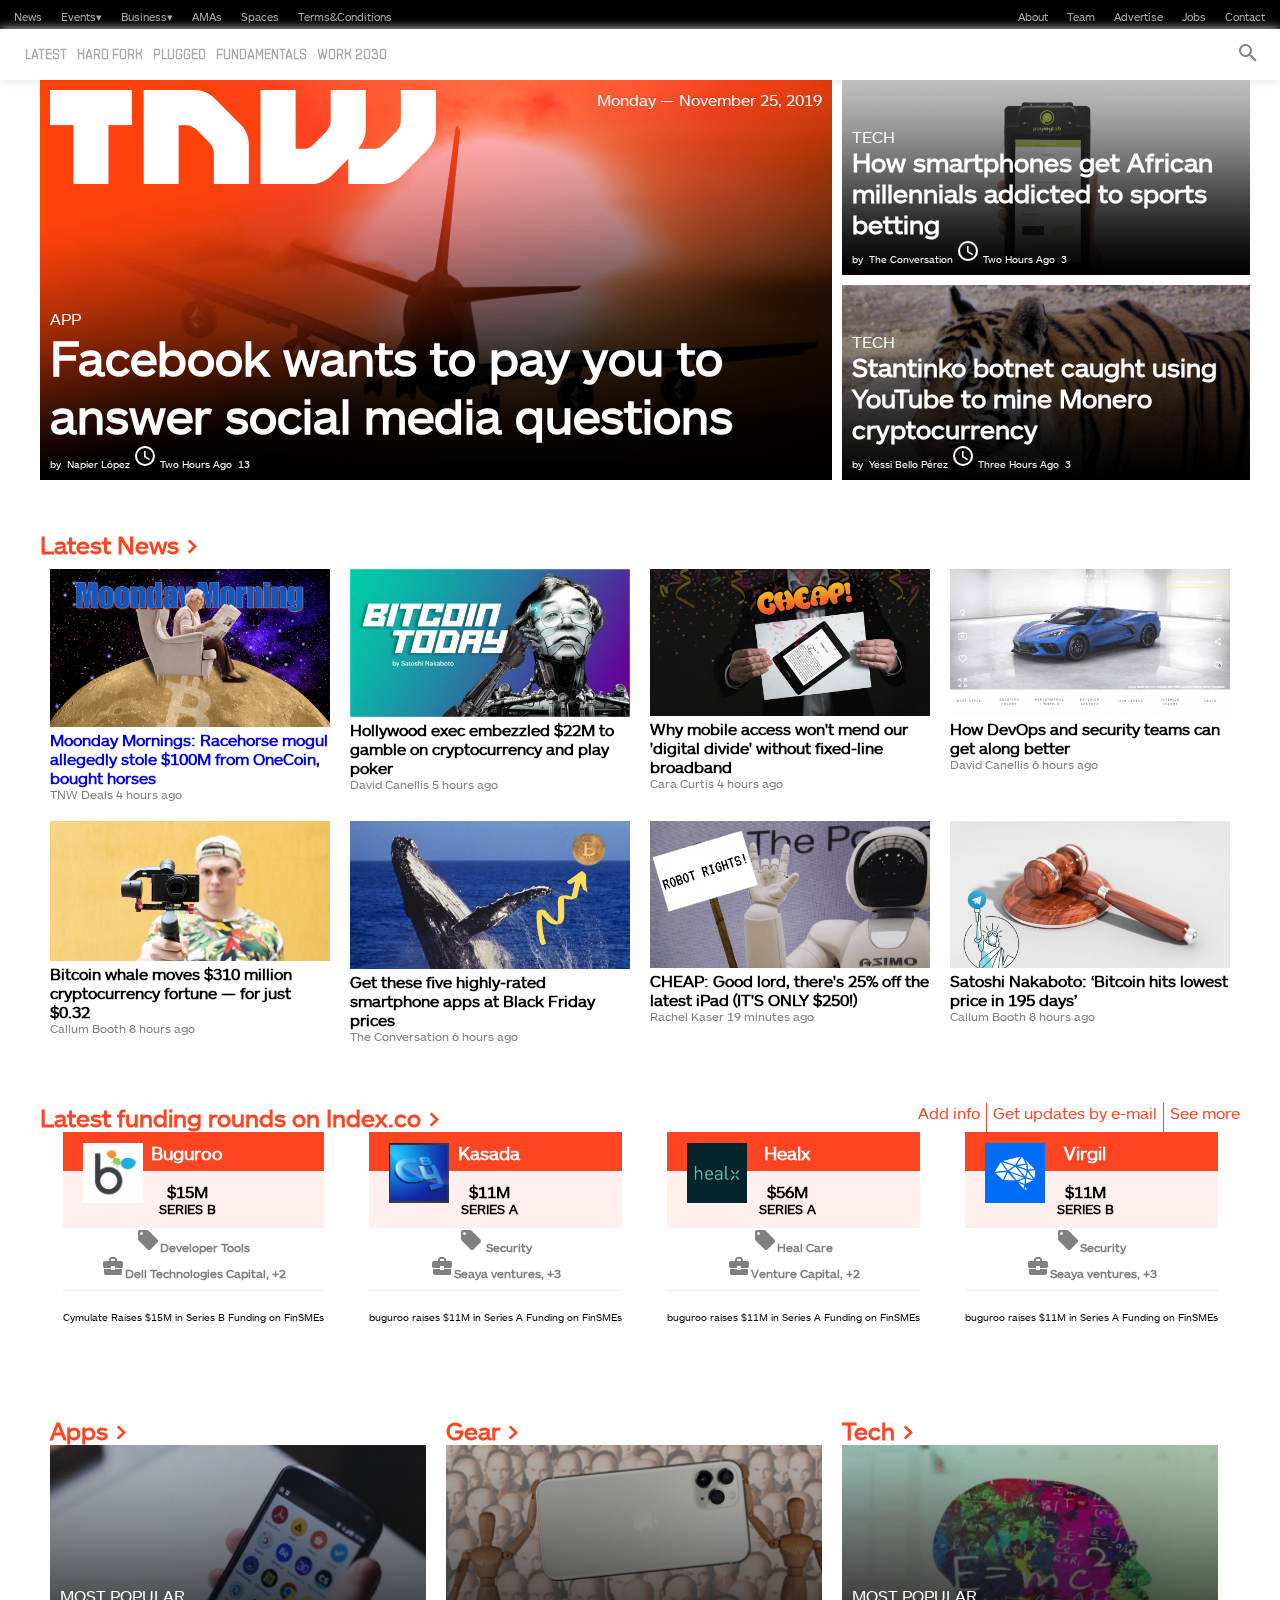
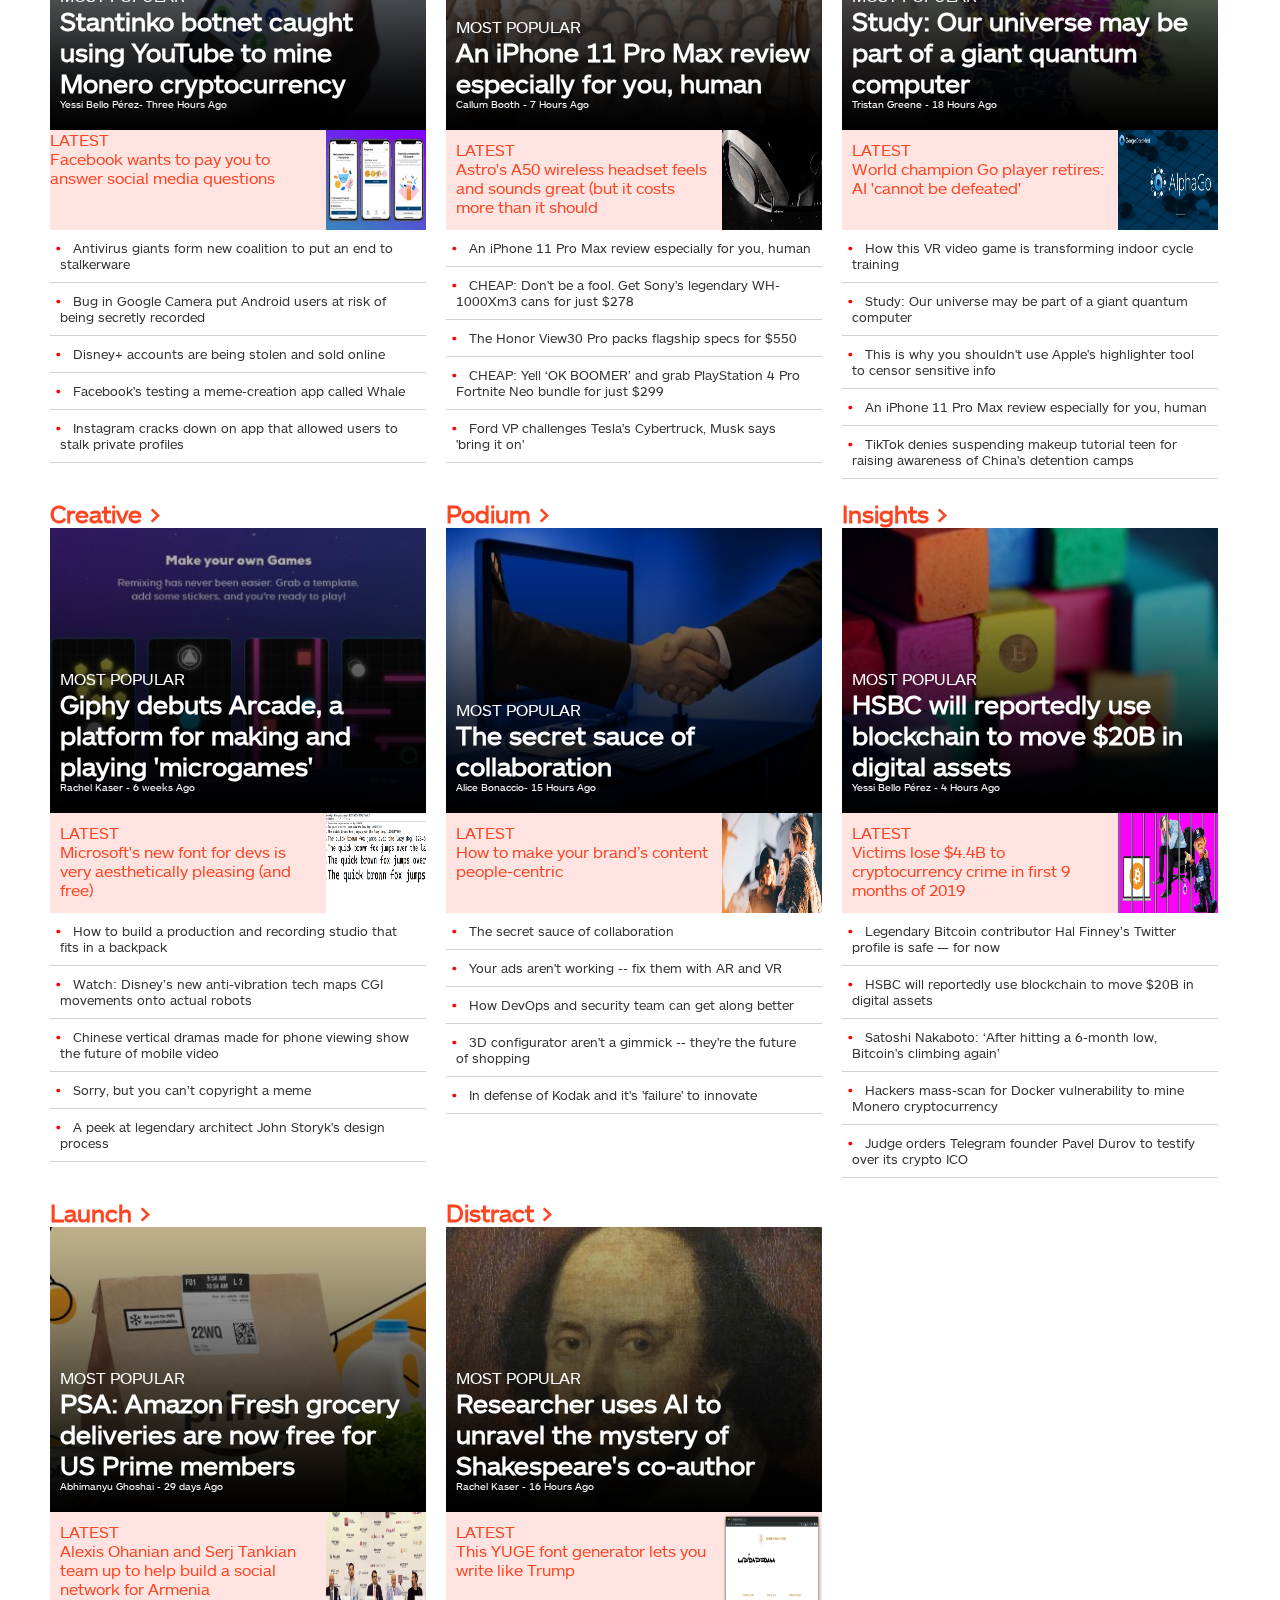
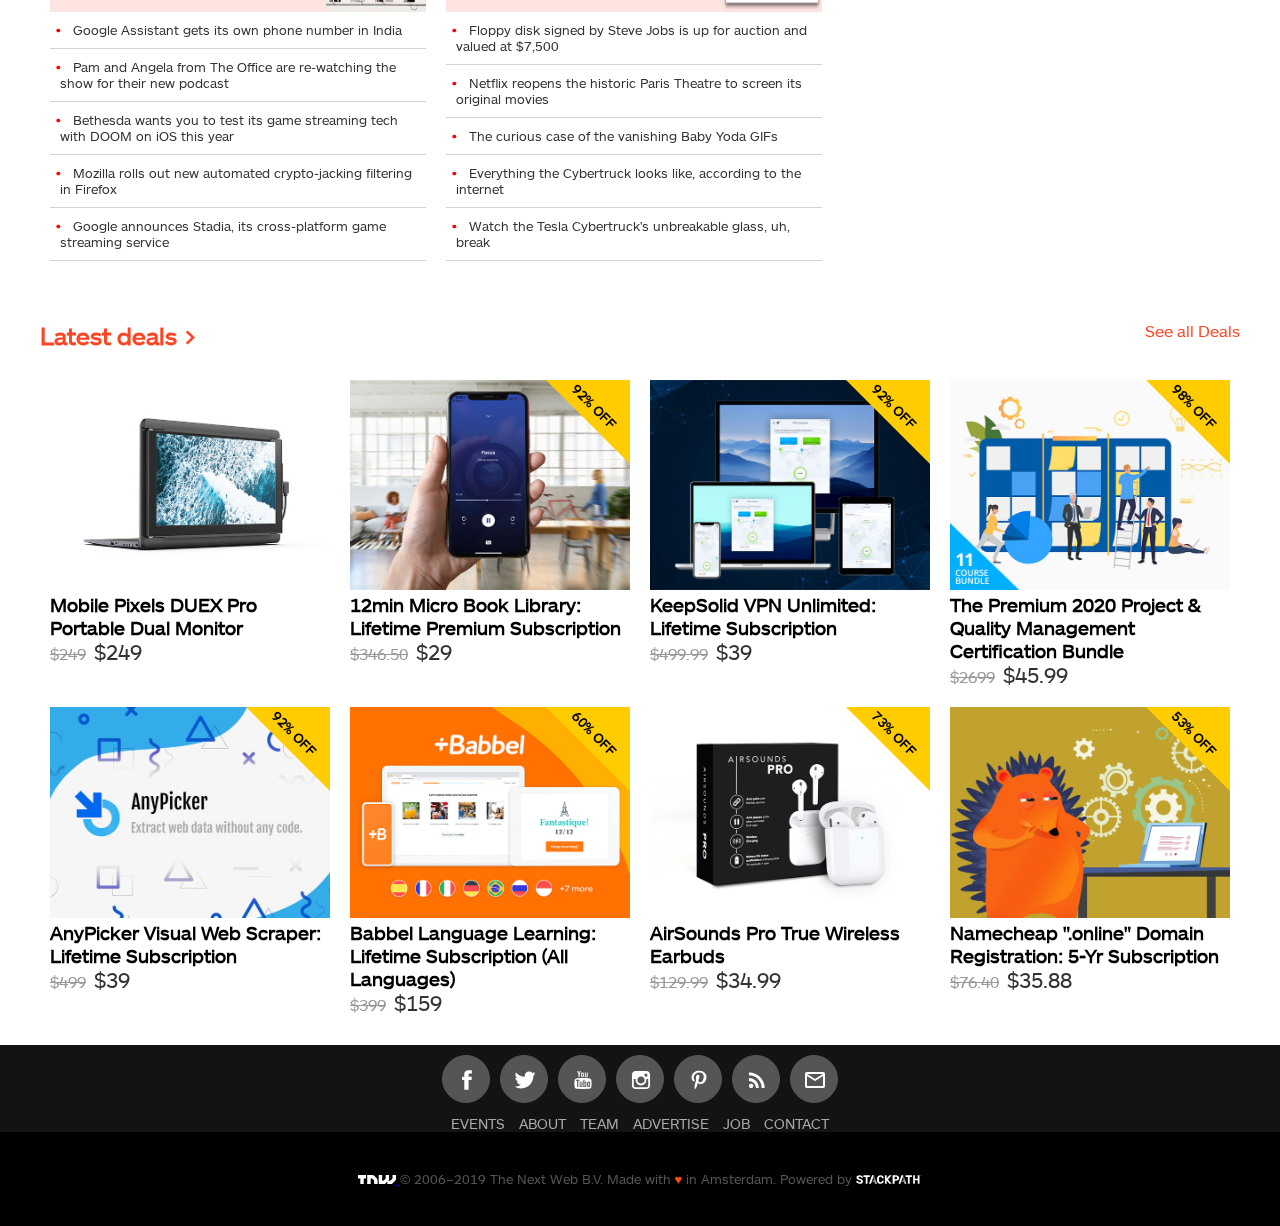
<file: index.html>
<!DOCTYPE html>
<html lang="en">

<head>
    <meta charset="UTF-8">
    <meta name="viewport" content="width=device-width, initial-scale=1.0">
    <meta http-equiv="X-UA-Compatible" content="ie=edge">
    <link href="https://fonts.googleapis.com/icon?family=Material+Icons" rel="stylesheet">
    <link href="//db.onlinewebfonts.com/c/466deba3855c345af3e1371e28d783ae?family=ARS+Maquette+Web+One" rel="stylesheet"
        type="text/css" />
    <link rel="stylesheet" type="text/css" href="css/styles.css">
    <title>TNW</title>
</head>

<body>
    <header>
        <div class="mainlogo">
            <img src="resources/tnw.svg" height="15" alt="logo">
        </div>
        <nav class="fun-nav">
            <div class="first-nav flex-container bg-black spacebetween pad-5p">
                <ul class="flex-container nobullets">
                    <li class="pad-lr-10p"> <a href="#">News</a> </li>

                    <li class="dropdown pad-lr-10p">
                        <a href="#" class="dropbtn">Events&#9662;</a>
                        <div class="dropdown-content">
                            <a href="#">Bowlr 2019</a>
                            <a href="#">TNW2020</a>
                        </div>
                    </li>

                    <li class="dropdown pad-lr-10p">
                        <a href="#" class="dropbtn">Business&#9662;</a>
                        <div class="dropdown-content">
                            <a href="#">Index</a>
                            <a href="#">TNW X</a>
                        </div>
                    </li>

                    <li class="pad-lr-10p"> <a href="#">AMAs</a> </li>
                    <li class="pad-lr-10p"> <a href="#">Spaces</a> </li>
                    <li class="pad-lr-10p"> <a href="#">Terms&amp;Conditions</a> </li>
                </ul>

                <div>
                    <ul class="flex-container nobullets">
                        <li class="pad-lr-10p"> <a href="#">About</a></li>
                        <li class="pad-lr-10p"> <a href="#">Team</a> </li>
                        <li class="pad-lr-10p"> <a href="#">Advertise</a> </li>
                        <li class="pad-lr-10p"> <a href="#">Jobs</a> </li>
                        <li class="pad-lr-10p"> <a href="#">Contact</a> </li>
                    </ul>
                </div>
            </div>

            <div class="second-nav flex-container">
                <ul class="flex-container nobullets">
                    <li> <a class="f-shentox" href="https://thenextweb.com/latest/">LATEST</a> </li>
                    <li> <a class="f-shentox" href="https://thenextweb.com/hardfork/">HARD FORK</a> </li>
                    <li> <a class="f-shentox" href="https://thenextweb.com/plugged/">PLUGGED</a> </li>
                    <li> <a class="f-shentox" href="https://thenextweb.com/adobe-fundamentals/">FUNDAMENTALS</a> </li>
                    <li> <a class="f-shentox" href="https://thenextweb.com/work2030/">WORK 2030</a> </li>
                </ul>
                <div>
                    <i class="material-icons"> search </i>
                </div>
                <div class="menu-icon">
                    <i class="material-icons"> menu </i>
                </div>
            </div>
        </nav>
    </header>
    <main>

        <div class="frontpage displaygrid">
            <div class="fp1">
                <article class="fp1i">
                    <div class="fp1c"></div>
                    <div class="cover-trigger"></div>
                    <a></a>
                    <div class="cover-logo"></div>
                    <div class="cover-date">Monday — November 25, 2019</div>
                    <div class="bottom">
                        <p class="fc-white">APP</p>
                        <h2 class="main-article-title fc-white">Facebook wants to pay you to answer social media
                            questions</h2>
                        <p class="article-footer fc-white"><span>by &nbsp;<a>Napier López</a></span>&nbsp;<span><i
                                    class="material-icons"> access_time </i> Two Hours Ago</span> &nbsp;<span>13</span>
                        </p>
                    </div>
                </article>
            </div>

            <div class="fp2">
                <div class="fp2i">
                    <div class="cover-trigger"></div>
                    <div class="bottom">
                        <p class="fc-white">TECH</p>
                        <h2 class="article-title fc-white">How smartphones get African millennials addicted to sports
                            betting</h2>
                        <p class="article-footer fc-white"><span>by &nbsp;<a>The Conversation</a></span>&nbsp;<span><i
                                    class="material-icons"> access_time </i> Two Hours Ago</span> &nbsp;<span>3</span>
                        </p>
                    </div>
                </div>
            </div>

            <div class="fp3">
                <div class="fp3i">
                    <div class="cover-trigger"></div>
                    <div class="bottom">
                        <p class="fc-white">TECH</p>
                        <h2 class="article-title fc-white">Stantinko botnet caught using YouTube to mine Monero
                            cryptocurrency</h2>
                        <p class="article-footer fc-white"><span>by &nbsp;<a>Yessi Bello Pérez</a></span>&nbsp;<span><i
                                    class="material-icons"> access_time </i> Three Hours Ago</span> &nbsp;<span>3</span>
                        </p>
                    </div>
                </div>
            </div>
        </div>

        <section class="margindown">
            <h2> <a class="nodeco kindaorange" href="https://thenextweb.com/latest/">Latest News ></a> </h2>

            <div class="displayflex fwrap spacearound">

                <div class="lastest-news">
                    <img class="img-mobile-left" src="resources/moonday-morning-478x270.png" alt="Monday Morning">
                    <div>
                        <span class="span1">
                            <a class="nodeco"
                                href="https://thenextweb.com/hardfork/2019/11/25/moonday-mornings-jpmorgan-onecoin-cryptocurrency/">Moonday
                                Mornings: Racehorse mogul allegedly stole $100M from OneCoin, bought horses</a>
                        </span>
                        <span class="littlespan1">
                            TNW Deals 4 hours ago
                        </span>
                    </div>
                </div>

                <div class="lastest-news">
                    <img class="img-mobile-left" src="resources/bitcoin_today-header_bitcoin_today-512x270.jpg"
                        alt="Bitcoin">

                    <div>
                        <span class="span1">
                            Hollywood exec embezzled $22M to gamble on cryptocurrency and play poker
                        </span>
                        <span class="littlespan1">
                            David Canellis 5 hours ago
                        </span>
                    </div>
                </div>

                <div class="lastest-news">
                    <img class="img-mobile-left" src="resources/cheap-paperwhite-header-image-kindle-516x270.png"
                        alt="The word Cheap">

                    <div>
                        <span class="span1">
                            Why mobile access won't mend our 'digital divide' without fixed-line broadband
                        </span>
                        <span class="littlespan1">
                            Cara Curtis 4 hours ago
                        </span>
                    </div>

                </div>

                <div class="lastest-news">
                    <img class="img-mobile-left" src="resources/Bluecar.png" alt="A Blue Car">
                    <div>
                        <span class="span1">
                            How DevOps and security teams can get along better
                        </span>
                        <span class="littlespan1">
                            David Canellis 6 hours ago
                        </span>
                    </div>
                </div>

                <div class="lastest-news">
                    <img class="img-mobile-left" src="resources/Black-Friday-TNW-Door-Buster-540x270.jpg"
                        alt="Some dude with a camera">
                    <div>
                        <span class="span1">
                            Bitcoin whale moves $310 million cryptocurrency fortune — for just $0.32
                        </span>
                        <span class="littlespan1">
                            Callum Booth 8 hours ago
                        </span>
                    </div>
                </div>
                <div class="lastest-news">
                    <img class="img-mobile-left" src="resources/whale.jpg" alt="A Whale">

                    <div>
                        <span class="span1">
                            Get these five highly-rated smartphone apps at Black Friday prices
                        </span>
                        <span class="littlespan1">
                            The Conversation 6 hours ago
                        </span>
                    </div>
                </div>

                <div class="lastest-news">
                    <img class="img-mobile-left" src="resources/robot.png" alt="A Robot">

                    <div>
                        <span class="span1">
                            CHEAP: Good lord, there's 25% off the latest iPad (IT'S ONLY $250!)
                        </span>
                        <span class="littlespan1">
                            Rachel Kaser 19 minutes ago
                        </span>
                    </div>
                </div>

                <div class="lastest-news">
                    <img class="img-mobile-left" src="resources/hammer.jpg" alt="A hammer">

                    <div>
                        <span class="span1">
                            Satoshi Nakaboto: ‘Bitcoin hits lowest price in 195 days’
                        </span>
                        <span class="littlespan1">
                            Callum Booth 8 hours ago
                        </span>
                    </div>
                </div>
            </div>
        </section>

        <section class="horiz-margin">
            <div class="displayflex spacebetween kindaorange fwrap">
                <h2>
                    <a class="nodeco kindaorange"
                        href="https://index.co/investments?utm_campaign=funding_block&utm_medium=referral&utm_source=thenextweb.com">
                        Latest funding rounds on Index.co >
                    </a>
                </h2>
                <div class="displayflex fwrap">
                    <span class="rightborder">Add info</span>
                    <span class="rightborder">Get updates by e-mail</span>
                    <span>See more</span>
                </div>
            </div>

            <div class="displayflex fwrap spacearound">
                <div class="fun-div">
                    <a class="nodeco"
                        href="https://index.co/company/buguroo/funding/series-a?utm_campaign=funding_block&utm_medium=referral&utm_source=thenextweb.com">

                        <h4 class="funrounds">Buguroo</h4>

                        <div class="funrounds2">
                            <h4>$15M</h4>
                            <h5>SERIES B</h5>
                        </div>

                        <div class="funrounds3">
                            <h5><i class="material-icons"> local_offer </i>Developer Tools</h5>
                            <h5><i class="material-icons"> business_center </i>Dell Technologies Capital, +2</h5>
                        </div>

                        <div class="funrounds4">
                            Cymulate Raises $15M in Series B Funding on FinSMEs
                        </div>

                        <img class="funimage" src="resources/B-pic.jpg" alt="A big letter B">
                    </a>
                </div>

                <div class="fun-div">
                    <a class="nodeco"
                        href="https://index.co/company/cymulate/funding/series-b?utm_campaign=funding_block&utm_medium=referral&utm_source=thenextweb.com">

                        <h4 class="funrounds">Kasada</h4>

                        <div class="funrounds2">
                            <h4>$11M</h4>
                            <h5>SERIES A</h5>
                        </div>

                        <div class="funrounds3">
                            <h5><i class="material-icons"> local_offer </i> Security</h5>
                            <h5><i class="material-icons"> business_center </i>Seaya ventures, +3</h5>
                        </div>

                        <div class="funrounds4">
                            buguroo raises $11M in Series A Funding on FinSMEs
                        </div>

                        <img class="funimage" src="resources/cy-image.jpg" alt="Big letters C and Y">

                    </a>
                </div>

                <div class="fun-div">
                    <a class="nodeco"
                        href="https://index.co/company/cymulate/funding/series-b?utm_campaign=funding_block&utm_medium=referral&utm_source=thenextweb.com">

                        <h4 class="funrounds">Healx</h4>

                        <div class="funrounds2">
                            <h4>$56M</h4>
                            <h5>SERIES A</h5>
                        </div>

                        <div class="funrounds3">
                            <h5> <i class="material-icons"> local_offer </i>Heal Care</h5>
                            <h5><i class="material-icons"> business_center </i>Venture Capital, +2</h5>
                        </div>

                        <div class="funrounds4">
                            buguroo raises $11M in Series A Funding on FinSMEs
                        </div>

                        <img class="funimage" src="resources/healx.jpg" alt="Big letters C and Y">

                    </a>
                </div>

                <div class="fun-div">
                    <a class="nodeco"
                        href="https://index.co/company/cymulate/funding/series-b?utm_campaign=funding_block&utm_medium=referral&utm_source=thenextweb.com">

                        <h4 class="funrounds">Virgil</h4>

                        <div class="funrounds2">
                            <h4>$11M</h4>
                            <h5>SERIES B</h5>
                        </div>

                        <div class="funrounds3">
                            <h5><i class="material-icons"> local_offer </i>Security</h5>
                            <h5><i class="material-icons"> business_center </i>Seaya ventures, +3</h5>
                        </div>

                        <div class="funrounds4">
                            buguroo raises $11M in Series A Funding on FinSMEs
                        </div>

                        <img class="funimage" src="resources/weird-brain.png" alt="A Brain drawn in a weird way">
                    </a>
                </div>
            </div>
        </section>

        <div class="displayflex fwrap article-container">
            <article class="section-articles">
                <h2> <a class="nodeco kindaorange" href="https://thenextweb.com/section/apps/">Apps ></a> </h2>
                <div class="pos-rel">
                    <img class="img-section-art" src="resources/android-phone-hed-368x276.jpg" alt="phone picture">
                    <div class="cover-trigger"></div>
                    <div class="bottom pad-10p">
                        <p class="fc-white">MOST POPULAR</p>
                        <h2 class="article-title fc-white">Stantinko botnet caught using YouTube to mine Monero
                            cryptocurrency</h2>
                        <p class="article-footer fc-white"><span><a class="fc-white nodeco" href="#">Yessi Bello
                                    Pérez</a></span><span>- Three
                                Hours Ago</span>
                        </p>
                    </div>
                </div>

                <div class="bg-mistyrose displayflex">
                    <div class="kindaorange">
                        LATEST
                        <br>
                        Facebook wants to pay you to answer social media questions
                    </div>
                    <img src="resources/Facebook-Viewpoints-368x276.jpg" alt="Facebook stuff" width="100" height="100">
                </div>

                <ul class="bullets">
                    <li class="borderdown">
                        <a href="#">Antivirus giants form new coalition to put an end to stalkerware</a>
                    </li>

                    <li class="borderdown">
                        <a href="#">Bug in Google Camera put Android users at risk of being secretly recorded</a>
                    </li>

                    <li class="borderdown">
                        <a href="#">Disney+ accounts are being stolen and sold online</a>
                    </li>

                    <li class="borderdown">
                        <a href="#">Facebook's testing a meme-creation app called Whale</a>
                    </li>

                    <li class="borderdown">
                        <a href="#">Instagram cracks down on app that allowed users to stalk private profiles</a>
                    </li>
                </ul>
            </article>

            <article class="section-articles">
                <h2> <a class="nodeco kindaorange" href="https://thenextweb.com/section/apps/">Gear ></a> </h2>
                <div class="pos-rel">
                    <img class="img-section-art" src="resources/woodman.png" alt="Two Wood Men Holding a Phone">
                    <div class="cover-trigger"></div>
                    <div class="bottom pad-10p">
                        <p class="fc-white">MOST POPULAR</p>
                        <h2 class="article-title fc-white">An iPhone 11 Pro Max review especially for you, human</h2>
                        <p class="article-footer fc-white"><span><a class="fc-white nodeco" href="#">Callum Booth
                                </a></span><span>- 7 Hours Ago</span>
                        </p>
                    </div>
                </div>

                <div class="bg-mistyrose displayflex">
                    <div class="kindaorange pad-10p">
                        LATEST
                        <br>
                        Astro's A50 wireless headset feels and sounds great (but it costs more than it should
                    </div>
                    <img src="resources/logitech-astro-a50-headset-gaming.jpg" alt="headset" width="100" height="100">
                </div>

                <ul class="bullets">
                    <li class="borderdown">
                        <a href="#"> An iPhone 11 Pro Max review especially for you, human </a>
                    </li>

                    <li class="borderdown">
                        <a href="#"> CHEAP: Don't be a fool. Get Sony's legendary WH-1000Xm3 cans for just $278 </a>
                    </li>

                    <li class="borderdown">
                        <a href="#"> The Honor View30 Pro packs flagship specs for $550 </a>
                    </li>

                    <li class="borderdown">
                        <a href="#"> CHEAP: Yell ‘OK BOOMER’ and grab PlayStation 4 Pro Fortnite Neo bundle for just
                            $299 </a>
                    </li>

                    <li class="borderdown">
                        <a href="#"> Ford VP challenges Tesla's Cybertruck, Musk says 'bring it on' </a>
                    </li>
                </ul>
            </article>

            <article class="section-articles">
                <h2> <a class="nodeco kindaorange" href="https://thenextweb.com/section/apps/">Tech ></a> </h2>
                <div class="pos-rel">
                    <img class="img-section-art" src="resources/quantum-368x276.jpg" alt="Quatum physics">
                    <div class="cover-trigger"></div>
                    <div class="bottom pad-10p">
                        <p class="fc-white">MOST POPULAR</p>
                        <h2 class="article-title fc-white">Study: Our universe may be part of a giant quantum computer
                        </h2>
                        <p class="article-footer fc-white"><span><a class="fc-white nodeco" href="#">Tristan Greene
                                </a></span><span>- 18 Hours Ago</span>
                        </p>
                    </div>
                </div>

                <div class="bg-mistyrose displayflex">
                    <div class="kindaorange pad-10p">
                        LATEST
                        <br>
                        World champion Go player retires: AI 'cannot be defeated'
                    </div>
                    <img src="resources/AlphaGo.png" alt="Alpha Go Logo" width="100" height="100">
                </div>

                <ul class="bullets">
                    <li class="borderdown"> <a href="#"> How this VR video game is transforming indoor cycle training
                        </a> </li>

                    <li class="borderdown"> <a href="#"> Study: Our universe may be part of a giant quantum computer
                        </a> </li>

                    <li class="borderdown"> <a href="#"> This is why you shouldn't use Apple's highlighter tool to
                            censor sensitive info </a> </li>

                    <li class="borderdown"> <a href="#"> An iPhone 11 Pro Max review especially for you, human </a>
                    </li>

                    <li class="borderdown"> <a href="#"> TikTok denies suspending makeup tutorial teen for raising
                            awareness of China's detention camps </a> </li>
                </ul>
            </article>

            <article class="section-articles">
                <h2> <a class="nodeco kindaorange" href="https://thenextweb.com/section/apps/">Creative ></a> </h2>
                <div class="pos-rel">
                    <img class="img-section-art" src="resources/Giphy-Arcade-368x276.jpg" alt="Giphy Logo">
                    <div class="cover-trigger"></div>
                    <div class="bottom pad-10p">
                        <p class="fc-white">MOST POPULAR</p>
                        <h2 class="article-title fc-white">Giphy debuts Arcade, a platform for making and playing
                            'microgames'</h2>
                        <p class="article-footer fc-white"><span><a class="fc-white nodeco" href="#">Rachel Kaser
                                </a></span><span>- 6 weeks Ago</span>
                        </p>
                    </div>
                </div>

                <div class="bg-mistyrose displayflex">
                    <div class="kindaorange pad-10p">
                        LATEST
                        <br>
                        Microsoft's new font for devs is very aesthetically pleasing (and free)
                    </div>
                    <img src="resources/Annotation-2019-09-19-121214.png" alt="Fonts examples" width="100" height="100">
                </div>

                <ul class="bullets">
                    <li class="borderdown"> <a href="#"> How to build a production and recording studio that fits in a
                            backpack </a> </li>

                    <li class="borderdown"> <a href="#"> Watch: Disney’s new anti-vibration tech maps CGI movements onto
                            actual robots </a> </li>

                    <li class="borderdown"> <a href="#"> Chinese vertical dramas made for phone viewing show the future
                            of mobile video </a> </li>

                    <li class="borderdown"> <a href="#"> Sorry, but you can’t copyright a meme </a> </li>

                    <li class="borderdown"> <a href="#"> A peek at legendary architect John Storyk's design process </a>
                    </li>
                </ul>
            </article>

            <article class="section-articles">
                <h2> <a class="nodeco kindaorange" href="https://thenextweb.com/section/podium/">Podium ></a> </h2>
                <div class="pos-rel">
                    <img class="img-section-art" src="resources/handshake.jpg" alt="handshake">
                    <div class="cover-trigger"></div>
                    <div class="bottom pad-10p">
                        <p class="fc-white">MOST POPULAR</p>
                        <h2 class="article-title fc-white">The secret sauce of collaboration</h2>
                        <p class="article-footer fc-white"><span><a class="fc-white nodeco" href="#">Alice
                                    Bonaccio</a></span><span>- 15 Hours Ago</span>
                        </p>
                    </div>
                </div>
                <div class="bg-mistyrose displayflex">
                    <div class="kindaorange pad-10p">
                        LATEST
                        <br>
                        How to make your brand’s content people-centric
                    </div>
                    <img src="resources/Untitled-design15.png" alt="People laughing" width="100" height="100">
                </div>

                <ul class="bullets">
                    <li class="borderdown">
                        <a href="#">The secret sauce of collaboration</a>
                    </li>

                    <li class="borderdown">
                        <a href="#">Your ads aren't working -- fix them with AR and VR</a>
                    </li>

                    <li class="borderdown">
                        <a href="#">How DevOps and security team can get along better</a>
                    </li>

                    <li class="borderdown">
                        <a href="#">3D configurator aren't a gimmick -- they're the future of shopping</a>
                    </li>

                    <li class="borderdown">
                        <a href="#">In defense of Kodak and it's 'failure' to innovate</a>
                    </li>
                </ul>
            </article>

            <article class="section-articles">
                <h2> <a class="nodeco kindaorange" href="https://thenextweb.com/section/apps/">Insights ></a> </h2>
                <div class="pos-rel">
                    <img class="img-section-art" src="resources/HSBC-blockchain-368x276.jpg" alt="Cubes">
                    <div class="cover-trigger"></div>
                    <div class="bottom pad-10p">
                        <p class="fc-white">MOST POPULAR</p>
                        <h2 class="article-title fc-white">HSBC will reportedly use blockchain to move $20B in digital
                            assets</h2>
                        <p class="article-footer fc-white"><span><a class="fc-white nodeco" href="#">Yessi Bello Pérez
                                </a></span><span>- 4 Hours Ago</span>
                        </p>
                    </div>
                </div>

                <div class="bg-mistyrose displayflex">
                    <div class="kindaorange pad-10p">
                        LATEST
                        <br>
                        Victims lose $4.4B to cryptocurrency crime in first 9 months of 2019
                    </div>
                    <img src="resources/IRS-cryptocurrency-crime.png" alt="bitcoin jail" width="100" height="100">
                </div>

                <ul class="bullets">
                    <li class="borderdown"> <a href="#"> Legendary Bitcoin contributor Hal Finney’s Twitter profile is
                            safe — for now </a> </li>

                    <li class="borderdown"> <a href="#"> HSBC will reportedly use blockchain to move $20B in digital
                            assets </a> </li>

                    <li class="borderdown"> <a href="#"> Satoshi Nakaboto: ‘After hitting a 6-month low, Bitcoin's
                            climbing again’ </a> </li>

                    <li class="borderdown"> <a href="#"> Hackers mass-scan for Docker vulnerability to mine Monero
                            cryptocurrency </a> </li>

                    <li class="borderdown"> <a href="#"> Judge orders Telegram founder Pavel Durov to testify over its
                            crypto ICO </a> </li>
                </ul>
            </article>

            <article class="section-articles">
                <h2> <a class="nodeco kindaorange" href="https://thenextweb.com/section/apps/">Launch ></a> </h2>
                <div class="pos-rel">
                    <img class="img-section-art" src="resources/Amazon-Prime-Fresh-delivery-hed-368x276.jpg"
                        alt="Amazon Prime">
                    <div class="cover-trigger"></div>
                    <div class="bottom pad-10p">
                        <p class="fc-white">MOST POPULAR</p>
                        <h2 class="article-title fc-white">PSA: Amazon Fresh grocery deliveries are now free for US
                            Prime members</h2>
                        <p class="article-footer fc-white"><span><a class="fc-white nodeco" href="#">Abhimanyu Ghoshai
                                </a></span><span>- 29 days Ago</span>
                        </p>
                    </div>
                </div>

                <div class="bg-mistyrose displayflex">
                    <div class="kindaorange pad-10p">
                        LATEST
                        <br>
                        Alexis Ohanian and Serj Tankian team up to help build a social network for Armenia
                    </div>
                    <img src="resources/Press-Conference.jpg" alt="Press Conference" width="100" height="100">
                </div>

                <ul class="bullets">
                    <li class="borderdown"> <a href="#"> Google Assistant gets its own phone number in India </a> </li>

                    <li class="borderdown"> <a href="#"> Pam and Angela from The Office are re-watching the show for
                            their new podcast </a> </li>

                    <li class="borderdown"> <a href="#"> Bethesda wants you to test its game streaming tech with DOOM on
                            iOS this year </a> </li>

                    <li class="borderdown"> <a href="#"> Mozilla rolls out new automated crypto-jacking filtering in
                            Firefox </a> </li>

                    <li class="borderdown"> <a href="#"> Google announces Stadia, its cross-platform game streaming
                            service </a> </li>
                </ul>
            </article>

            <article class="section-articles">
                <h2> <a class="nodeco kindaorange" href="https://thenextweb.com/section/apps/">Distract ></a> </h2>
                <div class="pos-rel">
                    <img class="img-section-art" src="resources/Shakespeare-368x276.jpg" alt="Shakespeare Photo">
                    <div class="cover-trigger"></div>
                    <div class="bottom pad-10p">
                        <p class="fc-white">MOST POPULAR</p>
                        <h2 class="article-title fc-white">Researcher uses AI to unravel the mystery of Shakespeare's
                            co-author</h2>
                        <p class="article-footer fc-white"><span><a class="fc-white nodeco" href="#">Rachel Kaser
                                </a></span><span>- 16 Hours Ago</span>
                        </p>
                    </div>
                </div>

                <div class="bg-mistyrose displayflex">
                    <div class="kindaorange pad-10p">
                        LATEST
                        <br>
                        This YUGE font generator lets you write like Trump
                    </div>
                    <img src="resources/Screen-Shot-2019-11-27-at-1.49.07-PM.png" alt="Font generator" width="100"
                        height="100">
                </div>

                <ul class="bullets">
                    <li class="borderdown"> <a href="#"> Floppy disk signed by Steve Jobs is up for auction and valued
                            at $7,500 </a> </li>

                    <li class="borderdown"> <a href="#"> Netflix reopens the historic Paris Theatre to screen its
                            original movies </a> </li>

                    <li class="borderdown"> <a href="#"> The curious case of the vanishing Baby Yoda GIFs </a> </li>

                    <li class="borderdown"> <a href="#"> Everything the Cybertruck looks like, according to the internet
                        </a> </li>

                    <li class="borderdown"> <a href="#"> Watch the Tesla Cybertruck's unbreakable glass, uh, break </a>
                    </li>
                </ul>
            </article>
        </div>



        <section class="latest-deals">
            <h2 class="kindaorange"> Latest deals ></h2>
            <span class="kindaorange floatright">See all Deals</span>
            <div class="flex-container fwrap latestdeals-container">
                <div class="latestdeal pad-10p">
                    <div class="deals-container pos-rel">
                        <img src="resources/sale_23673_primary_image.jpg" alt="product image">
                    </div>
                    <div class="deals-text">
                        <h3> Mobile Pixels DUEX Pro Portable Dual Monitor </h3>
                        <span class="old-price">$249</span>&nbsp;
                        <span class="price">$249</span>
                    </div>
                </div>
                <div class="latestdeal pad-10p">
                    <div class="deals-container pos-rel">
                        <img src="resources/phoneproduct.jpg" alt="product image">
                        <div class="discount">
                            <div>92% OFF</div>
                        </div>
                    </div>
                    <div class="deals-text">
                        <h3> 12min Micro Book Library: Lifetime Premium Subscription</h3>
                        <span class="old-price">$346.50</span>&nbsp;
                        <span class="price">$29</span>
                    </div>
                </div>
                <div class="latestdeal pad-10p">
                    <div class="deals-container pos-rel">
                        <img src="resources/salevpn.jpg" alt="product image">
                        <div class="discount">
                            <div>92% OFF</div>
                        </div>
                    </div>
                    <div class="deals-text">
                        <h3> KeepSolid VPN Unlimited: Lifetime Subscription</h3>
                        <span class="old-price">$499.99</span>&nbsp;
                        <span class="price">$39</span>
                    </div>
                </div>
                <div class="latestdeal pad-10p">
                    <div class="deals-container pos-rel">
                        <img src="resources/saleproject2020.jpg" alt="product image">
                        <div class="discount">
                            <div>98% OFF</div>
                        </div>
                    </div>
                    <div class="deals-text">
                        <h3> The Premium 2020 Project & Quality Management Certification Bundle</h3>
                        <span class="old-price">$2699</span>&nbsp;
                        <span class="price">$45.99</span>
                    </div>
                </div>
                <div class="latestdeal pad-10p">
                    <div class="deals-container pos-rel">
                        <img src="resources/saleanypicker.jpg" alt="product image">
                        <div class="discount">
                            <div>92% OFF</div>
                        </div>
                    </div>
                    <div class="deals-text">
                        <h3> AnyPicker Visual Web Scraper: Lifetime Subscription</h3>
                        <span class="old-price">$499</span>&nbsp;
                        <span class="price">$39</span>
                    </div>
                </div>
                <div class="latestdeal pad-10p">
                    <div class="deals-container pos-rel">
                        <img src="resources/productbabel.jpg" alt="product image">
                        <div class="discount">
                            <div>60% OFF</div>
                        </div>
                    </div>
                    <div class="deals-text">
                        <h3> Babbel Language Learning: Lifetime Subscription (All Languages)</h3>
                        <span class="old-price">$399</span>&nbsp;
                        <span class="price">$159</span>
                    </div>
                </div>
                <div class="latestdeal pad-10p">
                    <div class="deals-container pos-rel">
                        <img src="resources/productairsounds.jpg" alt="product image">
                        <div class="discount">
                            <div>73% OFF</div>
                        </div>
                    </div>
                    <div class="deals-text">
                        <h3> AirSounds Pro True Wireless Earbuds</h3>
                        <span class="old-price">$129.99</span>&nbsp;
                        <span class="price">$34.99</span>
                    </div>
                </div>
                <div class="latestdeal pad-10p">
                    <div class="deals-container pos-rel">
                        <img src="resources/productnamecheat.jpg" alt="product image">
                        <div class="discount">
                            <div>53% OFF</div>
                        </div>
                    </div>
                    <div class="deals-text">
                        <h3> Namecheap ".online" Domain Registration: 5-Yr Subscription</h3>
                        <span class="old-price">$76.40</span>&nbsp;
                        <span class="price">$35.88</span>
                    </div>
                </div>
            </div>
        </section>
    </main>

    <footer>
        <div class="footer-part1">
            <ul class="displayflex fwrap centerit2">
                <li class="littlecircle">
                    <a href="#">
                        <svg class="svg-icon" viewBox="0 0 20 20">
                            <path fill="none"
                                d="M11.344,5.71c0-0.73,0.074-1.122,1.199-1.122h1.502V1.871h-2.404c-2.886,0-3.903,1.36-3.903,3.646v1.765h-1.8V10h1.8v8.128h3.601V10h2.403l0.32-2.718h-2.724L11.344,5.71z">
                            </path>
                        </svg>
                    </a>
                </li>

                <li class="littlecircle">
                    <a href="#">
                        <svg class="svg-icon" viewBox="0 0 20 20">
                            <path fill="none"
                                d="M18.258,3.266c-0.693,0.405-1.46,0.698-2.277,0.857c-0.653-0.686-1.586-1.115-2.618-1.115c-1.98,0-3.586,1.581-3.586,3.53c0,0.276,0.031,0.545,0.092,0.805C6.888,7.195,4.245,5.79,2.476,3.654C2.167,4.176,1.99,4.781,1.99,5.429c0,1.224,0.633,2.305,1.596,2.938C2.999,8.349,2.445,8.19,1.961,7.925C1.96,7.94,1.96,7.954,1.96,7.97c0,1.71,1.237,3.138,2.877,3.462c-0.301,0.08-0.617,0.123-0.945,0.123c-0.23,0-0.456-0.021-0.674-0.062c0.456,1.402,1.781,2.422,3.35,2.451c-1.228,0.947-2.773,1.512-4.454,1.512c-0.291,0-0.575-0.016-0.855-0.049c1.588,1,3.473,1.586,5.498,1.586c6.598,0,10.205-5.379,10.205-10.045c0-0.153-0.003-0.305-0.01-0.456c0.7-0.499,1.308-1.12,1.789-1.827c-0.644,0.28-1.334,0.469-2.06,0.555C17.422,4.782,17.99,4.091,18.258,3.266">
                            </path>
                        </svg>
                    </a>
                </li>

                <li class="littlecircle">
                    <a href="#">
                        <svg class="svg-icon" viewBox="0 0 20 20">
                            <path fill="none"
                                d="M9.426,7.625h0.271c0.596,0,1.079-0.48,1.079-1.073V4.808c0-0.593-0.483-1.073-1.079-1.073H9.426c-0.597,0-1.079,0.48-1.079,1.073v1.745C8.347,7.145,8.83,7.625,9.426,7.625 M9.156,4.741c0-0.222,0.182-0.402,0.404-0.402c0.225,0,0.405,0.18,0.405,0.402V6.62c0,0.222-0.181,0.402-0.405,0.402c-0.223,0-0.404-0.181-0.404-0.402V4.741z M12.126,7.625c0.539,0,1.013-0.47,1.013-0.47v0.403h0.81V3.735h-0.81v2.952c0,0-0.271,0.335-0.54,0.335c-0.271,0-0.271-0.202-0.271-0.202V3.735h-0.81v3.354C11.519,7.089,11.586,7.625,12.126,7.625 M6.254,7.559H7.2v-2.08l1.079-2.952H7.401L6.727,4.473L6.052,2.527H5.107l1.146,2.952V7.559z M11.586,12.003c-0.175,0-0.312,0.104-0.405,0.204v2.706c0.086,0.091,0.213,0.18,0.405,0.18c0.405,0,0.405-0.451,0.405-0.451v-2.188C11.991,12.453,11.924,12.003,11.586,12.003 M14.961,8.463c0,0-2.477-0.129-4.961-0.129c-2.475,0-4.96,0.129-4.96,0.129c-1.119,0-2.025,0.864-2.025,1.93c0,0-0.203,1.252-0.203,2.511c0,1.252,0.203,2.51,0.203,2.51c0,1.066,0.906,1.931,2.025,1.931c0,0,2.438,0.129,4.96,0.129c2.437,0,4.961-0.129,4.961-0.129c1.117,0,2.024-0.864,2.024-1.931c0,0,0.202-1.268,0.202-2.51c0-1.268-0.202-2.511-0.202-2.511C16.985,9.328,16.078,8.463,14.961,8.463 M7.065,10.651H6.052v5.085H5.107v-5.085H4.095V9.814h2.97V10.651z M9.628,15.736h-0.81v-0.386c0,0-0.472,0.45-1.012,0.45c-0.54,0-0.606-0.515-0.606-0.515v-3.991h0.809v3.733c0,0,0,0.193,0.271,0.193c0.27,0,0.54-0.322,0.54-0.322v-3.604h0.81V15.736z M12.801,14.771c0,0,0,1.03-0.742,1.03c-0.455,0-0.73-0.241-0.878-0.429v0.364h-0.876V9.814h0.876v1.92c0.135-0.142,0.464-0.439,0.878-0.439c0.54,0,0.742,0.45,0.742,1.03V14.771z M15.973,12.39v1.287h-1.688v0.965c0,0,0,0.451,0.405,0.451s0.405-0.451,0.405-0.451v-0.45h0.877v0.708c0,0-0.136,0.901-1.215,0.901c-1.08,0-1.282-0.901-1.282-0.901v-2.51c0,0,0-1.095,1.282-1.095S15.973,12.39,15.973,12.39 M14.69,12.003c-0.405,0-0.405,0.45-0.405,0.45v0.579h0.811v-0.579C15.096,12.453,15.096,12.003,14.69,12.003">
                            </path>
                        </svg>
                    </a>
                </li>

                <li class="littlecircle">
                    <a href="#">
                        <svg class="svg-icon" viewBox="0 0 20 20">
                            <path fill="none"
                                d="M14.52,2.469H5.482c-1.664,0-3.013,1.349-3.013,3.013v9.038c0,1.662,1.349,3.012,3.013,3.012h9.038c1.662,0,3.012-1.35,3.012-3.012V5.482C17.531,3.818,16.182,2.469,14.52,2.469 M13.012,4.729h2.26v2.259h-2.26V4.729z M10,6.988c1.664,0,3.012,1.349,3.012,3.012c0,1.664-1.348,3.013-3.012,3.013c-1.664,0-3.012-1.349-3.012-3.013C6.988,8.336,8.336,6.988,10,6.988 M16.025,14.52c0,0.831-0.676,1.506-1.506,1.506H5.482c-0.831,0-1.507-0.675-1.507-1.506V9.247h1.583C5.516,9.494,5.482,9.743,5.482,10c0,2.497,2.023,4.52,4.518,4.52c2.494,0,4.52-2.022,4.52-4.52c0-0.257-0.035-0.506-0.076-0.753h1.582V14.52z">
                            </path>
                        </svg>
                    </a>
                </li>

                <li class="littlecircle">
                    <a href="#">
                        <svg class="svg-icon" viewBox="0 0 20 20">
                            <path fill="none"
                                d="M9.797,2.214C9.466,2.256,9.134,2.297,8.802,2.338C8.178,2.493,7.498,2.64,6.993,2.935C5.646,3.723,4.712,4.643,4.087,6.139C3.985,6.381,3.982,6.615,3.909,6.884c-0.48,1.744,0.37,3.548,1.402,4.173c0.198,0.119,0.649,0.332,0.815,0.049c0.092-0.156,0.071-0.364,0.128-0.546c0.037-0.12,0.154-0.347,0.127-0.496c-0.046-0.255-0.319-0.416-0.434-0.62C5.715,9.027,5.703,8.658,5.59,8.101c0.009-0.075,0.017-0.149,0.026-0.224C5.65,7.254,5.755,6.805,5.948,6.362c0.564-1.301,1.47-2.025,2.931-2.458c0.327-0.097,1.25-0.252,1.734-0.149c0.289,0.05,0.577,0.099,0.866,0.149c1.048,0.33,1.811,0.938,2.218,1.888c0.256,0.591,0.33,1.725,0.154,2.483c-0.085,0.36-0.072,0.667-0.179,0.993c-0.397,1.206-0.979,2.323-2.295,2.633c-0.868,0.205-1.519-0.324-1.733-0.869c-0.06-0.151-0.161-0.418-0.101-0.671c0.229-0.978,0.56-1.854,0.815-2.831c0.243-0.931-0.218-1.665-0.943-1.837C8.513,5.478,7.816,6.312,7.579,6.858C7.39,7.292,7.276,8.093,7.426,8.672c0.047,0.183,0.269,0.674,0.23,0.844c-0.174,0.755-0.372,1.568-0.587,2.31c-0.223,0.771-0.344,1.562-0.56,2.311c-0.1,0.342-0.096,0.709-0.179,1.066v0.521c-0.075,0.33-0.019,0.916,0.051,1.242c0.045,0.209-0.027,0.467,0.076,0.621c0.002,0.111,0.017,0.135,0.052,0.199c0.319-0.01,0.758-0.848,0.917-1.094c0.304-0.467,0.584-0.967,0.816-1.514c0.208-0.494,0.241-1.039,0.408-1.566c0.12-0.379,0.292-0.824,0.331-1.24h0.025c0.066,0.229,0.306,0.395,0.485,0.52c0.56,0.4,1.525,0.77,2.573,0.523c1.188-0.281,2.133-0.838,2.755-1.664c0.457-0.609,0.804-1.313,1.07-2.112c0.131-0.392,0.158-0.826,0.256-1.241c0.241-1.043-0.082-2.298-0.384-2.981C14.847,3.35,12.902,2.17,9.797,2.214">
                            </path>
                        </svg>
                    </a>
                </li>

                <li class="littlecircle">
                    <a href="#">
                        <i class="material-icons fc-white">
                            rss_feed
                        </i>
                    </a>
                </li>

                <li class="littlecircle">
                    <a href="#">
                        <i class="material-icons fc-white">
                            mail_outline
                        </i>
                    </a>
                </li>
            </ul>

            <a class="nodeco footer-words" href="#">EVENTS</a>
            <a class="nodeco footer-words" href="#">ABOUT</a>
            <a class="nodeco footer-words" href="#">TEAM</a>
            <a class="nodeco footer-words" href="#">ADVERTISE</a>
            <a class="nodeco footer-words" href="#">JOB</a>
            <a class="nodeco footer-words" href="#">CONTACT</a>
        </div>
        <div class="footer-part2">
            <a href="#">
                <img class="footer-logo1" src="resources/tnw.svg" alt="TNW Logo">
            </a>

            <span>© 2006–2019 The Next Web B.V. Made with <b>♥</b> in Amsterdam. Powered by</span>

            <a href="#">
                <img class="footer-logo2" src="resources/stackpath.svg" alt="stackpath">
            </a>
        </div>
    </footer>
</body>

</html>
</file>
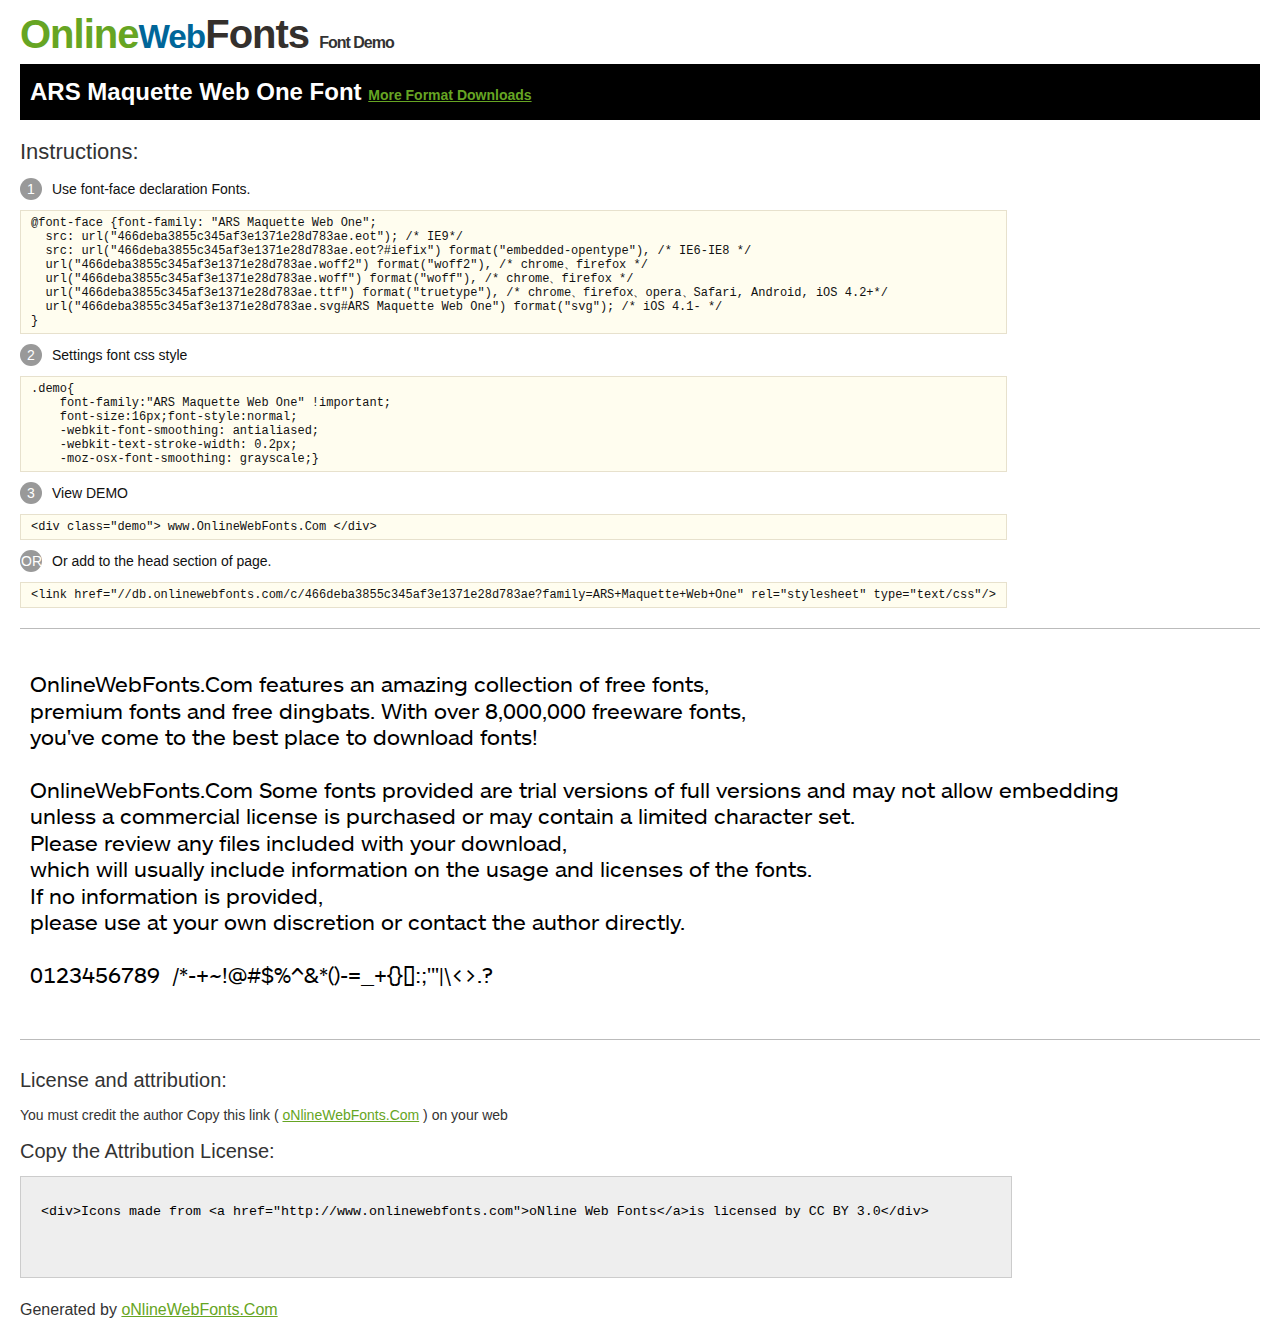
<file: resources/Demo.html>
<!DOCTYPE html>
<html>
<head>
<meta charset="utf-8"/>
<title>ARS Maquette Web One Font - OnlineWebFonts.COM</title>
<style type="text/css">
@font-face {font-family: "ARS Maquette Web One";
  src: url("466deba3855c345af3e1371e28d783ae.eot"); /* IE9*/
  src: url("466deba3855c345af3e1371e28d783ae.eot?#iefix") format("embedded-opentype"), /* IE6-IE8 */
  url("466deba3855c345af3e1371e28d783ae.woff2") format("woff2"), /* chrome、firefox */
  url("466deba3855c345af3e1371e28d783ae.woff") format("woff"), /* chrome、firefox */
  url("466deba3855c345af3e1371e28d783ae.ttf") format("truetype"), /* chrome、firefox、opera、Safari, Android, iOS 4.2+*/
  url("466deba3855c345af3e1371e28d783ae.svg#ARS Maquette Web One") format("svg"); /* iOS 4.1- */
}
*{margin:0;padding:0;list-style:none;}pre{border:solid 1px #e7e1cd;background-color:#fffdef;overflow:auto;font-size:12px;line-height:14px;margin-top:10px;margin-right:0;margin-bottom:10px;margin-left:0;padding-top:5px;padding-right:10px;padding-bottom:5px;padding-left:10px;}.demo pre{color:#000;line-height: 1.2em;font-family:"ARS Maquette Web One"!important;font-size:22px;background-color:#FFF;border-top-width:0px;border-right-width:0px;border-bottom-width:0px;border-left-width:0px;}body{font-family:sans-serif;line-height:1.5;font-size:16px;padding:20px;color:#333;}:hover,:before,:after{-webkit-transition:all 0.1s ease-in;-moz-transition:all 0.1s ease-in;-ms-transition:all 0.1s ease-in;-o-transition:all 0.1s ease-in;transition:all 0.1s ease-in;}*{-moz-box-sizing:border-box;-webkit-box-sizing:border-box;box-sizing:border-box;margin:0;padding:0;}a{color:#66A523;}h1.logo{font-size:40px;letter-spacing:-1px;margin-top:-16px;}h1.logo strong{font-size:16px;font-family:sans-serif;color:#333;}h1.logo a{color:#34302d;text-decoration:none;}h1.logo a span{color:#66A523;}h1.logo a small{color:#006699;}.info{float:left;font-size:14px;margin-top:15px;}.info ul{margin-left:0px;color:#111;margin-bottom:20px;}.info .exs{font-size:12px;color:#666;margin-left:35px;display:block;}.info ul li{margin-top:10px;list-style:none;}.info .numno{color:#fff;border-radius:20px;padding:1px;display:inline-block;width:22px;height:22px;text-align:center;margin-right:10px;background-color:#999999;}.info ul strong{font-weight:normal;color:#000;}.info .inst{font-size:22px;margin-bottom:10px;}.demo{float:left;width:100%;height:auto;border-top-width:1px;border-top-style:solid;border-top-color:#bbb;border-bottom-width:1px;border-bottom-style:solid;border-bottom-color:#bbb;padding-bottom:10px;}.demo .demo_svg{float:left;height:auto;width:100px;margin-right:5px;margin-left:5px;margin-bottom:10px;}.demo .demo_svg i{float:left;height:80px;width:80px;text-align:center;font-size:40px;margin-left:10px;line-height:80px;color:#777;}.demo .demo_svg .code{float:left;height:20px;width:100%;overflow:hidden;text-align:center;line-height:20px;font-size:11px;color:#666;}.demo .demo_svg .txt{float:left;height:20px;width:100%;font-size:11px;text-align:center;white-space:nowrap;overflow:hidden;line-height:20px;}.demo .demo_svg:hover i{font-size:60px;color:#333;}.by{padding-top:15px;float:left;width:100%;margin-top:10px;margin-right:0;margin-bottom:10px;margin-left:0;}.by{margin-bottom:10px;font-size:20px;}.by .attr{font-size:14px;color:#333;padding-top:10px;padding-bottom:10px;}textarea{width:80%;height:auto;border:1px solid #CCC;resize:none;background:#EEE;padding:20px;float:left;margin-top:10px;line-height:30px;}#footer{float:left;width:100%;margin-top:10px;padding-bottom:20px;}h2{background-color:#000;padding-top:10px;padding-bottom:10px;padding-left:10px;color:#FFF;}
</style>
</head>
<body>
<h1 class="logo"> <a href="http://www.onlinewebfonts.com/"> <span>Online</span><small>Web</small>Fonts</a> <strong>Font Demo</strong></h1>
<h2>
ARS Maquette Web One Font <a style="font-size:14px;" href="http://www.onlinewebfonts.com/download/466deba3855c345af3e1371e28d783ae" target="_blank">More Format Downloads</a></h2>
<div class="info">
  <div class="inst">Instructions:</div>
  <ul>
    <li>
      <p> <span class="numno">1</span>Use font-face declaration Fonts.<br />
        <span class="exs">
        <pre>
@font-face {font-family: "ARS Maquette Web One";
  src: url("466deba3855c345af3e1371e28d783ae.eot"); /* IE9*/
  src: url("466deba3855c345af3e1371e28d783ae.eot?#iefix") format("embedded-opentype"), /* IE6-IE8 */
  url("466deba3855c345af3e1371e28d783ae.woff2") format("woff2"), /* chrome、firefox */
  url("466deba3855c345af3e1371e28d783ae.woff") format("woff"), /* chrome、firefox */
  url("466deba3855c345af3e1371e28d783ae.ttf") format("truetype"), /* chrome、firefox、opera、Safari, Android, iOS 4.2+*/
  url("466deba3855c345af3e1371e28d783ae.svg#ARS Maquette Web One") format("svg"); /* iOS 4.1- */
}
</pre>
      </span> 
    </li>
    <li>
      <p> <span class="numno">2</span>Settings font css style <br />
      <span class="exs">
<pre>
.demo{
    font-family:"ARS Maquette Web One" !important;
    font-size:16px;font-style:normal;
    -webkit-font-smoothing: antialiased;
    -webkit-text-stroke-width: 0.2px;
    -moz-osx-font-smoothing: grayscale;}
</pre>
      </span> 
    </li>
    <li>
      <p> <span class="numno">3</span>View DEMO <br />
      <span class="exs"><pre>
&lt;div class="demo"&gt; www.OnlineWebFonts.Com &lt;/div&gt;
</pre></span> 
    </li>
    <li>
      <p> <span class="numno">OR</span>Or add to the head section of page. <br />
      <span class="exs"><pre>
&lt;link href="//db.onlinewebfonts.com/c/466deba3855c345af3e1371e28d783ae?family=ARS+Maquette+Web+One" rel="stylesheet" type="text/css"/&gt;
</pre></span> 
    </li>
  </ul>
</div>
<div class="demo">
<pre>

OnlineWebFonts.Com features an amazing collection of free fonts,
premium fonts and free dingbats. With over 8,000,000 freeware fonts, 
you've come to the best place to download fonts! 

OnlineWebFonts.Com Some fonts provided are trial versions of full versions and may not allow embedding 
unless a commercial license is purchased or may contain a limited character set. 
Please review any files included with your download, 
which will usually include information on the usage and licenses of the fonts. 
If no information is provided, 
please use at your own discretion or contact the author directly. 

0123456789  /*-+~!@#$%^&*()-=_+{}[]:;"'|\<>.?

</pre>
</div>

<div class="by">
<div class="by_title">License and attribution:</div>
<div class="attr">You must credit the author Copy this link ( <a href="http://www.onlinewebfonts.com" target="_blank">oNlineWebFonts.Com</a> ) on your web </div><div class="usetitle">Copy the Attribution License:</div>
<textarea onclick="this.focus();this.select();">&lt;div&gt;Icons made from &lt;a href="http://www.onlinewebfonts.com"&gt;oNline Web Fonts&lt;/a&gt;is licensed by CC BY 3.0&lt;/div&gt;</textarea>
</div>
<div id="footer">
    <div>Generated by <a href="http://www.onlinewebfonts.com" target="_blank">oNlineWebFonts.Com</a></div>
</div>
</body>
</html>
</file>
<file: css/styles.css>
@font-face {
  font-family: "ARS Maquette";
  src: url("../resources/466deba3855c345af3e1371e28d783ae.eot");
  src: url("../resources/466deba3855c345af3e1371e28d783ae.eot?#iefix") format("embedded-opentype"), url("../resources/466deba3855c345af3e1371e28d783ae.woff2") format("woff2"), url("../resources/466deba3855c345af3e1371e28d783ae.woff") format("woff"), url("../resources/466deba3855c345af3e1371e28d783ae.ttf") format("truetype"), url("../resources/466deba3855c345af3e1371e28d783ae.svg#ARS Maquette Web One") format("svg");
}

@font-face {
  font-family: "Shentox";
  src: url("../resources/5c773d1586db24bd45dfd4af3a4542e7.eot");
  src: url("../resources/5c773d1586db24bd45dfd4af3a4542e7.eot?#iefix") format("embedded-opentype"), url("../resources/5c773d1586db24bd45dfd4af3a4542e7.woff2") format("woff2"), url("../resources/5c773d1586db24bd45dfd4af3a4542e7.woff") format("woff"), url("../resources/5c773d1586db24bd45dfd4af3a4542e7.ttf") format("truetype"), url("../resources/5c773d1586db24bd45dfd4af3a4542e7.svg#Shentox W04 Regular") format("svg");
}

* {
  box-sizing: border-box;
  font-family: "ARS Maquette", Helvetica, sans-serif;
  list-style: none;
  margin: 0;
  padding: 0;
}

.mainlogo {
  background: linear-gradient(to bottom right, #c09, #f42 85%);
  display: none;
  padding: 0 20px;
}

.f-shentox {
  font-family: "Shentox", sans-serif;
}

.flex-container {
  display: flex;
}

.bg-black {
  background: #000;
}

.spacebetween {
  justify-content: space-between;
}

.spacearound {
  justify-content: space-around;
}

.pad-10p {
  padding: 10px;
}

.pad-5p {
  padding: 5px;
}

.pad-lr-10p {
  padding: 0 10px;
}

@media (max-width: 760px) {
  .first-nav {
    display: none;
  }

  .second-nav ul {
    display: none;
  }

  .second-nav {
    justify-content: flex-end;
  }

  .menu-icon {
    color: orangered;
    padding-left: 10px;
  }

  .mainlogo {
    display: inline-block;
    float: left;
    padding: 6px 10px;
  }

  .cover-logo {
    display: none;
  }

  .frontpage {
    grid-template-areas: "fp1" "fp2" "fp3";
    grid-template-columns: 100%;
    grid-template-rows: 1fr 1fr 1fr;
    height: 600px;
    margin-bottom: 50px;
    width: 100%;
  }

  .centerit {
    justify-content: center;
  }

  .img-mobile-left {
    float: left;
    height: 100px;
    margin-bottom: 20px;
    width: 100px;
  }

  .lastest-news {
    padding: 10px;
    width: 100%;
  }

  .fun-div {
    width: 100%;
  }

  .funrounds,
  .funrounds2,
  .funrounds3,
  .funrounds4 {
    padding-left: 100px;
    padding-top: 10px;
    text-align: left;
  }

  .section-articles {
    width: 100%;
  }

  .latestdeal {
    width: 100%;
  }

  .deals-container {
    width: 150px;
    display: inline-block;
  }

  .deals-text {
    display: inline-block;
    width: calc(100% - 160px);
  }

  .discount {
    font-size: 0.4rem;
  }

  .discount div {
    padding-top: 5px;
  }
}

@media (min-width: 760px) {
  .lastest-news {
    padding: 10px;
    width: 300px;
  }

  .lastest-news img {
    width: 100%;
  }

  .second-nav {
    justify-content: space-between;
  }

  .menu-icon {
    display: none;
  }

  .frontpage {
    grid-gap: 10px 10px;
    grid-template-areas: "fp1 fp2" "fp1 fp3";
    grid-template-columns: 66% 34%;
    grid-template-rows: 1fr 1fr;
    height: 400px;
    margin: 0 auto 50px auto;
    max-width: 1200px;
    width: calc(100% - 20px);
  }

  .main-article-title {
    font-size: 3rem;
  }

  .funrounds,
  .funrounds2,
  .funrounds3,
  .funrounds4 {
    text-align: center;
  }

  .funrounds {
    padding: 10.6667px 16px 10.6667px 4px;
  }

  .funrounds2 {
    padding: 10.6667px 16px 10.6667px 4px;
  }

  .deals-container {
    position: relative;
    width: 100%;
  }

  .discount div {
    padding-top: 10px;
    font-size: 0.8rem;
  }
}

@media (max-width: 1024px) and (min-width: 760px) {
  .mainlogo {
    display: inline-block;
    float: left;
    padding: 30px 20px;
  }

  .cover-logo {
    display: none;
  }

  .article-title {
    font-size: 1.2rem;
  }

  .article-footer {
    font-size: 0.65rem;
  }

  .section-articles {
    width: 50%;
  }

  .latestdeal {
    width: 33.333333%;
  }
}

@media (min-width: 1024px) {
  .article-title {
    font-size: 1.6rem;
  }

  .article-footer {
    font-size: 0.65rem;
  }

  .fp1c {
    background: transparent url("../resources/cover-gradient.png") no-repeat;
    background-position: 0 0;
    background-size: cover;
    bottom: 0;
    left: 0;
    mix-blend-mode: lighten;
    position: absolute;
    right: 0;
    top: 0;
    z-index: 4;
  }

  .cover-logo {
    background: transparent url("../resources/tnw.svg") no-repeat;
    display: inline-block;
    height: 100px;
    position: relative;
    width: 50%;
  }

  .spacebetweenlarge {
    justify-content: space-between;
  }

  .section-articles {
    width: 33%;
  }

  .latestdeal {
    width: 25%;
  }
}

.bullets li {
  padding: 10px;
}

.dropdown-content a {
  border-bottom: 1px solid #444;
  color: black;
  display: block;
  padding: 5px 30px 5px 5px;
}

.bullets li a {
  color: #333;
  text-decoration: none;
}

.second-nav ul li a {
  color: #aaa;
  display: inline-block;
  font-size: 0.8rem;
  font-weight: 600;
  padding: 15px 5px;
  text-decoration: none;
}

.first-nav ul li a {
  color: #aaa;
  font-size: 0.68rem;
  text-decoration: none;
}

.first-nav ul li {
  padding-left: 9px;
}

.second-nav {
  align-items: center;
  box-shadow: 0 0 10px #ddd;
  color: gray;
  padding: 3px 20px;
}

.second-nav ul li a:hover {
  color: black;
}

li.dropdown {
  display: inline-block;
}

.dropdown-content {
  background: #333;
  display: none;
  font-size: 0.9rem;
  position: absolute;
  z-index: 1;
}

.dropdown:hover .dropdown-content {
  display: block;
}

.displaygrid {
  display: grid;
}

.fp1 {
  grid-area: fp1;
  position: relative;
}

.fp1i {
  background-image: url("../resources/ethereum-blockchain-airline-796x417.jpg");
  background-repeat: no-repeat;
  background-size: 100% 100%;
  height: 100%;
  padding: 10px;
}

.fp2 {
  grid-area: fp2;
  position: relative;
}

.fp2i {
  background-image: url("../resources/paymytab-database-hed-796x448.png");
  background-repeat: no-repeat;
  background-size: 100%;
  height: 100%;
  padding: 10px;
}

.fp3 {
  grid-area: fp3;
  position: relative;
}

.fp3i {
  background-image: url("../resources/tiger-796x417.jpg");
  background-repeat: no-repeat;
  background-size: 100%;
  height: 100%;
  padding: 10px;
}

.thegap {
  grid-gap: 90px 10px;
}

.nodeco {
  text-decoration: none;
}

.span1 {
  font-weight: 600;
}

.margindown {
  margin: 0 auto 50px auto;
  max-width: 1200px;
}

.littlespan1 {
  color: gray;
  display: block;
  font-size: 12px;
}

.cover-date {
  color: white;
  float: right;
  position: relative;
}

.section-articles {
  padding: 10px;
}

.img-section-art {
  width: 100%;
}

.bullets {
  font-size: 10pt;
}

.nobullets {
  list-style: none;
}

.crazyarts {
  grid-template: 1fr 1fr 1fr / 1fr 1fr 1fr;
}

.bullets li::before {
  color: red;
  content: "\2022";
  display: inline-block;
  font-weight: bold;
  margin-left: -0.3em;
  width: 1em;
}

.borderdown {
  border-bottom: 1px solid lightgray;
}

.bg-mistyrose {
  background-color: mistyrose;
}

.floatright {
  float: right;
}

.displayflex {
  display: flex;
}

.fc-white {
  color: white;
}

.cover-trigger {
  background: rgba(0, 0, 0, 0.25) url("../resources/image-gradient.png") no-repeat;
  background-size: 100% 100%;
  bottom: 0;
  display: block;
  left: 0;
  position: absolute;
  right: 0;
  top: 0;
}

.bottom {
  bottom: 10px;
  position: absolute;
}

.kindaorange {
  color: #f42;
}

.rightborder {
  border-right: 1px solid #f42;
  margin-right: 6px;
  padding-right: 6px;
}

.bg-kindaorange {
  background-image: #f42;
  opacity: 0.5;
}

.funrounds {
  background: #f42;
  color: white;
  font-size: 18px;
  height: 39.3333px;
  width: 100%;
}

.funrounds2 {
  background: rgba(255, 68, 34, 0.08);
  color: black;
  height: 57.3333px;
  width: 100%;
}

.funrounds3 {
  border-bottom: 1px solid mistyrose;
  color: black;
  color: gray;
  font-family: Helvetica, sans-serif;
  font-size: 0.9rem;
  font-weight: 100;
  padding-bottom: 10px;
  width: 100%;
}

.funrounds4 {
  color: black;
  font-size: 10px;
  padding-top: 20px;
  width: 100%;
}

.funimage {
  height: 60px;
  left: 20px;
  position: relative;
  top: -180px;
  width: 60px;
}

.displayil {
  display: inline;
}

.fwrap {
  flex-wrap: wrap;
}

.horiz-margin {
  margin: 0 auto 20px auto;
  max-width: 1200px;
}

.article-container {
  margin: 0 auto 50px;
  max-width: 1200px;
}

.pos-rel {
  position: relative;
}

.footer-part1 {
  background: #131313;
  color: #555;
  text-align: center;
}

.footer-part2 {
  background: black;
  color: #555;
  font-size: 13px;
  padding: 39px 0;
  text-align: center;
}

.footer-logo1 {
  height: 9px;
}

.footer-logo2 {
  clear: both;
  display: inline-block;
  height: 9px;
}

.footer-part2 span b {
  color: #f42;
}

.footer-words {
  color: #aaa;
  font-size: 14px;
  margin: 0 5px;
}

.svg-icon {
  width: 1.5em;
  height: 1.5em;
}

.svg-icon path,
.svg-icon polygon,
.svg-icon rect {
  fill: white;
}

.centerit2 {
  justify-content: center;
}

.latestdeals-container {
  max-width: 1200px;
  margin: 0 auto;
}

.latestdeal {
  position: relative;
}

.old-price {
  text-decoration: line-through;
  color: #999;
}

.price {
  color: #333;
  font-size: 1.3rem;
}

.discount {
  background-image: url("../resources/deals-ribbon.svg");
  background-repeat: no-repeat;
  background-size: contain;
  font-weight: 600;
  height: 100%;
  position: absolute;
  right: 0;
  top: 0;
  width: 30%;
}

.discount div {
  text-align: end;
  transform: rotate(45deg);
}

.latest-deals {
  margin: 0 auto 20px auto;
  max-width: 1200px;
}

.latest-deals h2 {
  display: inline-block;
  margin-bottom: 20px;
}

.littlecircle {
  background-color: #555;
  border: 1px solid #555;
  border-radius: 100%;
  height: 3em;
  margin: 10px 5px;
  padding: 12px;
  width: 3em;
}

.littlecircle:hover {
  background-color: black;
}

.footer-words:hover {
  color: white;
}

.deals-container img {
  width: 100%;
}
</file>
